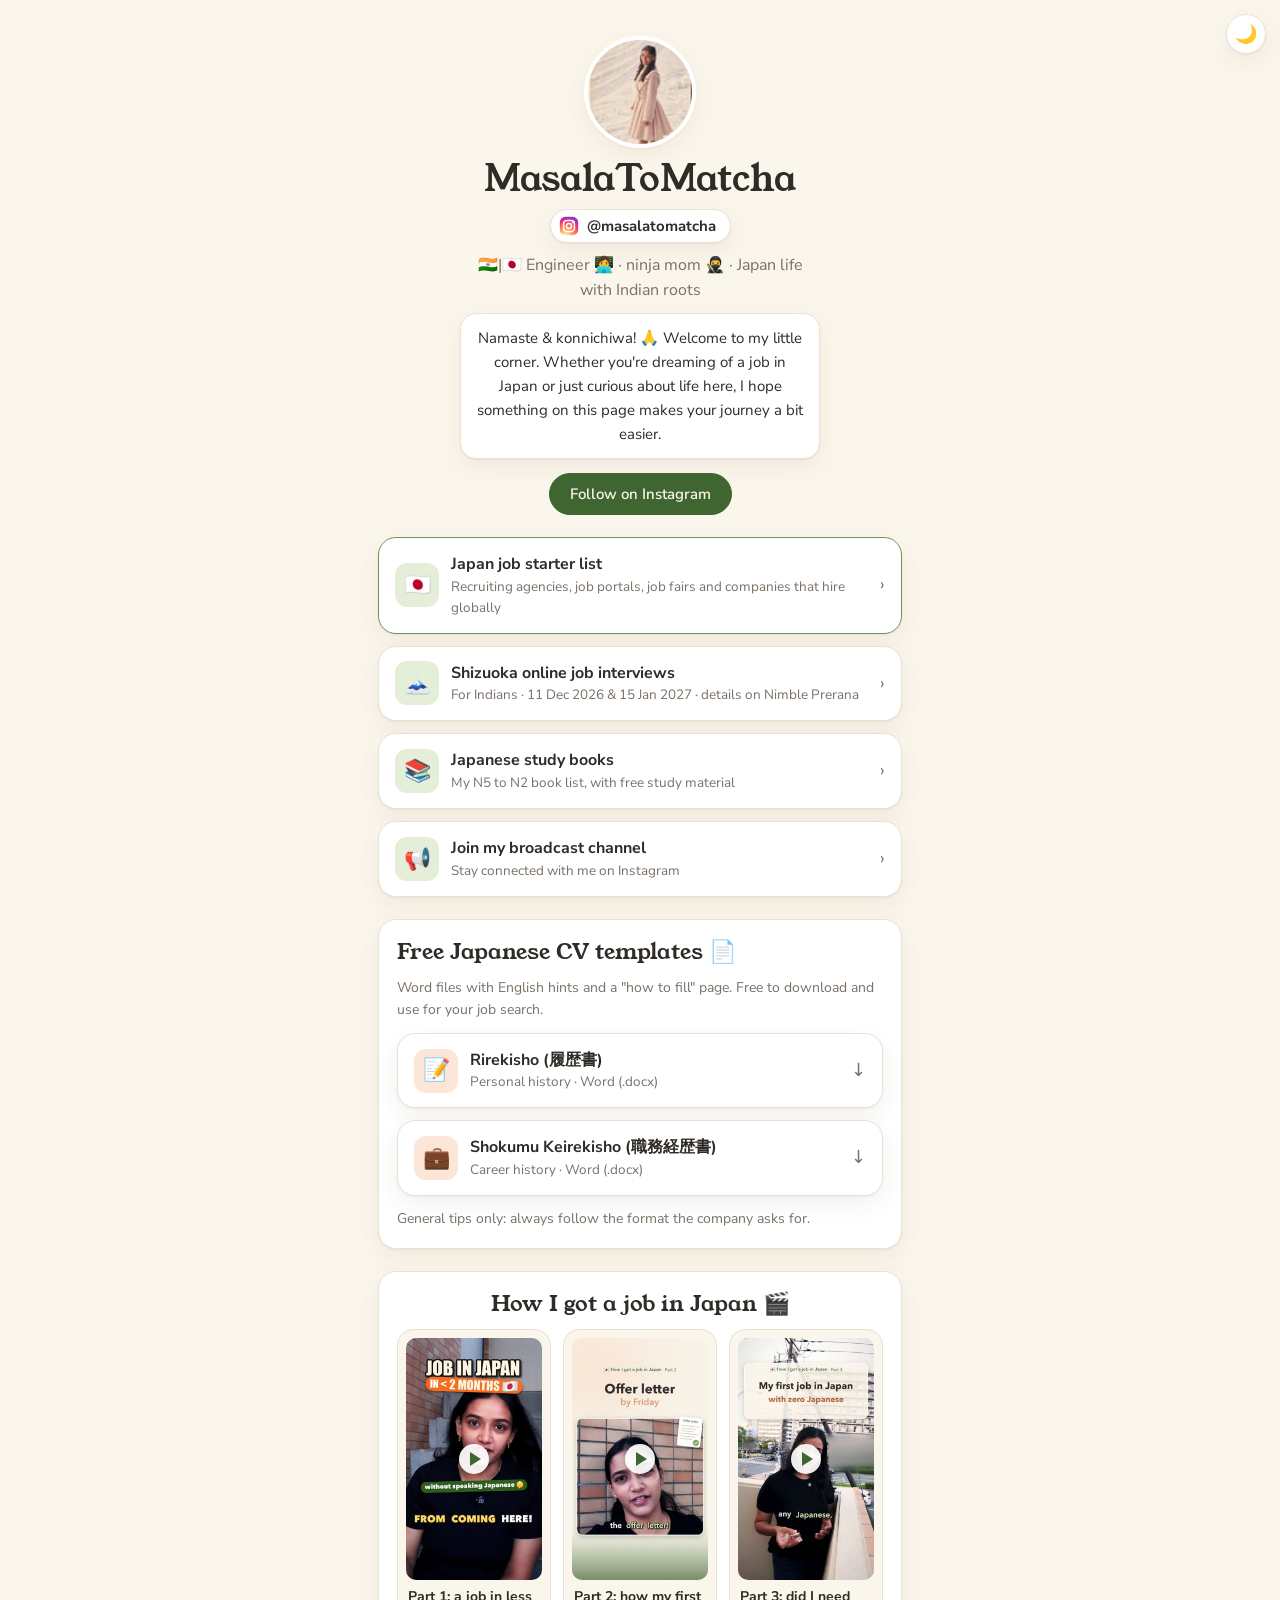
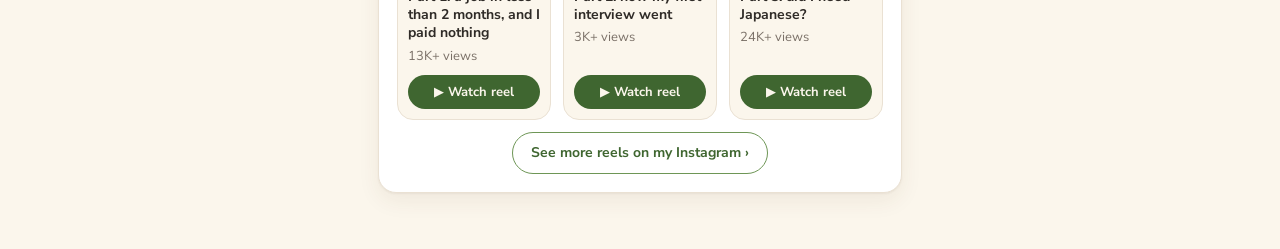
<file: index.html>
<!doctype html>
<html lang="en">
<head>
<meta charset="utf-8">
<meta name="viewport" content="width=device-width, initial-scale=1">
<title>MasalaToMatcha · Links</title>
<meta name="description" content="Indian engineer and ninja mom in Japan. Free Japanese CV templates, Japan job starter list, my broadcast channel and my reels.">
<meta property="og:title" content="MasalaToMatcha">
<meta property="og:description" content="Japan job starter list · broadcast channel · my reels">
<meta property="og:image" content="avatar.jpg">
<link rel="icon" href="avatar.jpg">
<link rel="preconnect" href="https://fonts.googleapis.com">
<link rel="preconnect" href="https://fonts.gstatic.com" crossorigin>
<link rel="stylesheet" href="https://fonts.googleapis.com/css2?family=Nunito+Sans:opsz,wght@6..12,400;6..12,600;6..12,700&family=Young+Serif&display=swap">
<script>try { if (localStorage.getItem("theme") === "dark") document.documentElement.dataset.theme = "dark"; } catch {}</script>
<link rel="stylesheet" href="style.css?v=6">
<script src="analytics.js?v=2" defer></script>
</head>
<body>
<main class="page">
  <header class="hero">
    <img class="avatar" src="avatar.jpg" alt="MasalaToMatcha" width="112" height="112">
    <h1>MasalaToMatcha</h1>
    <a class="handle" href="https://www.instagram.com/masalatomatcha/"><svg class="ig" viewBox="0 0 24 24" width="20" height="20" aria-hidden="true"><defs><radialGradient id="igg" cx="30%" cy="107%" r="150%"><stop offset="0" stop-color="#fdf497"/><stop offset=".05" stop-color="#fdf497"/><stop offset=".45" stop-color="#fd5949"/><stop offset=".6" stop-color="#d6249f"/><stop offset=".9" stop-color="#285AEB"/></radialGradient></defs><rect x="1" y="1" width="22" height="22" rx="6.5" fill="url(#igg)"/><rect x="5.5" y="5.5" width="13" height="13" rx="4" fill="none" stroke="#fff" stroke-width="1.8"/><circle cx="12" cy="12" r="3.1" fill="none" stroke="#fff" stroke-width="1.8"/><circle cx="16.1" cy="7.9" r="1" fill="#fff"/></svg><span>@masalatomatcha</span></a>
    <p class="tagline">🇮🇳|🇯🇵 Engineer 👩‍💻 · ninja mom 🥷 · Japan life with Indian roots</p>
    <p class="welcome">Namaste &amp; konnichiwa! 🙏 Welcome to my little corner. Whether you're dreaming of a job in
      Japan or just curious about life here, I hope something on this page makes your journey a bit easier.</p>
    <div class="actions">
      <a class="btn primary" href="https://www.instagram.com/masalatomatcha/">Follow on Instagram</a>
    </div>
  </header>

  <nav class="links" aria-label="Links">
    <a class="link feature" href="jobs.html">
      <span class="ico" aria-hidden="true">🇯🇵</span>
      <span><b>Japan job starter list</b><span>Recruiting agencies, job portals, job fairs and companies that hire globally</span></span>
      <span class="go" aria-hidden="true">›</span>
    </a>
    <a class="link" href="https://nimbleprerana.com/shizuoka-japan-online-job-interviews-indians-2026-2027/">
      <span class="ico" aria-hidden="true">🗻</span>
      <span><b>Shizuoka online job interviews</b><span>For Indians · 11 Dec 2026 &amp; 15 Jan 2027 · details on Nimble Prerana</span></span>
      <span class="go" aria-hidden="true">›</span>
    </a>
    <a class="link" href="studybooks.html">
      <span class="ico" aria-hidden="true">📚</span>
      <span><b>Japanese study books</b><span>My N5 to N2 book list, with free study material</span></span>
      <span class="go" aria-hidden="true">›</span>
    </a>
    <a class="link" id="channel-link" href="https://www.instagram.com/channel/Rrvq-1swxfAt-TYS/">
      <span class="ico" aria-hidden="true">📢</span>
      <span><b>Join my broadcast channel</b><span>Stay connected with me on Instagram</span></span>
      <span class="go" aria-hidden="true">›</span>
    </a>
  </nav>

  <section class="card" aria-labelledby="cv-title">
    <h2 id="cv-title">Free Japanese CV templates 📄</h2>
    <p class="muted small">Word files with English hints and a "how to fill" page. Free to download and use for your job search.</p>
    <div class="links">
      <a class="link peach" href="templates/Rirekisho-template-masalatomatcha.docx" download="Rirekisho_履歴書_template_masalatomatcha.docx">
        <span class="ico" aria-hidden="true">📝</span>
        <span><b>Rirekisho (履歴書)</b><span>Personal history · Word (.docx)</span></span>
        <span class="go" aria-hidden="true">↓</span>
      </a>
      <a class="link peach" href="templates/Shokumu-Keirekisho-template-masalatomatcha.docx" download="Shokumu-Keirekisho_職務経歴書_template_masalatomatcha.docx">
        <span class="ico" aria-hidden="true">💼</span>
        <span><b>Shokumu Keirekisho (職務経歴書)</b><span>Career history · Word (.docx)</span></span>
        <span class="go" aria-hidden="true">↓</span>
      </a>
    </div>
    <p class="muted small">General tips only: always follow the format the company asks for.</p>
  </section>

  <section class="card series" aria-labelledby="series-title">
    <h2 id="series-title">How I got a job in Japan 🎬</h2>
    <div class="reels poster">
      <a class="reel" href="https://www.instagram.com/reel/DeWdQTxzWyj/">
        <span class="thumb"><img src="reels/DeWdQTxzWyj.jpg" alt="" loading="lazy" width="72" height="128"><span class="play"></span></span>
        <span class="meta"><b>Part 1: a job in less than 2 months, and I paid nothing</b><span class="views">13K+ views</span><span class="watch">▶ Watch reel</span></span>
      </a>
      <a class="reel" href="https://www.instagram.com/reel/DeY-a5KzJt8/">
        <span class="thumb"><img src="reels/DeY-a5KzJt8.jpg" alt="" loading="lazy" width="72" height="128"><span class="play"></span></span>
        <span class="meta"><b>Part 2: how my first interview went</b><span class="views">3K+ views</span><span class="watch">▶ Watch reel</span></span>
      </a>
      <a class="reel" href="https://www.instagram.com/reel/DeblXfXzBxU/">
        <span class="thumb"><img src="reels/DeblXfXzBxU.jpg" alt="" loading="lazy" width="72" height="128"><span class="play"></span></span>
        <span class="meta"><b>Part 3: did I need Japanese?</b><span class="views">24K+ views</span><span class="watch">▶ Watch reel</span></span>
      </a>
    </div>
    <a class="more-reels" href="https://www.instagram.com/masalatomatcha/reels/">See more reels on my Instagram ›</a>
  </section>

</main>
<button class="theme" type="button" id="theme" aria-label="Switch to dark mode">🌙</button>
<script>
  // Light by default; the button switches to dark and back, remembered on this device.
  const themeBtn = document.getElementById("theme");
  const showTheme = () => { const dark = document.documentElement.dataset.theme === "dark";
    themeBtn.textContent = dark ? "☀️" : "🌙"; themeBtn.setAttribute("aria-label", dark ? "Switch to light mode" : "Switch to dark mode"); };
  themeBtn.addEventListener("click", () => {
    const dark = document.documentElement.dataset.theme !== "dark";
    if (dark) document.documentElement.dataset.theme = "dark"; else delete document.documentElement.dataset.theme;
    try { localStorage.setItem("theme", dark ? "dark" : "light"); } catch {}
    showTheme();
  });
  showTheme();
</script>
</body>
</html>
</file>
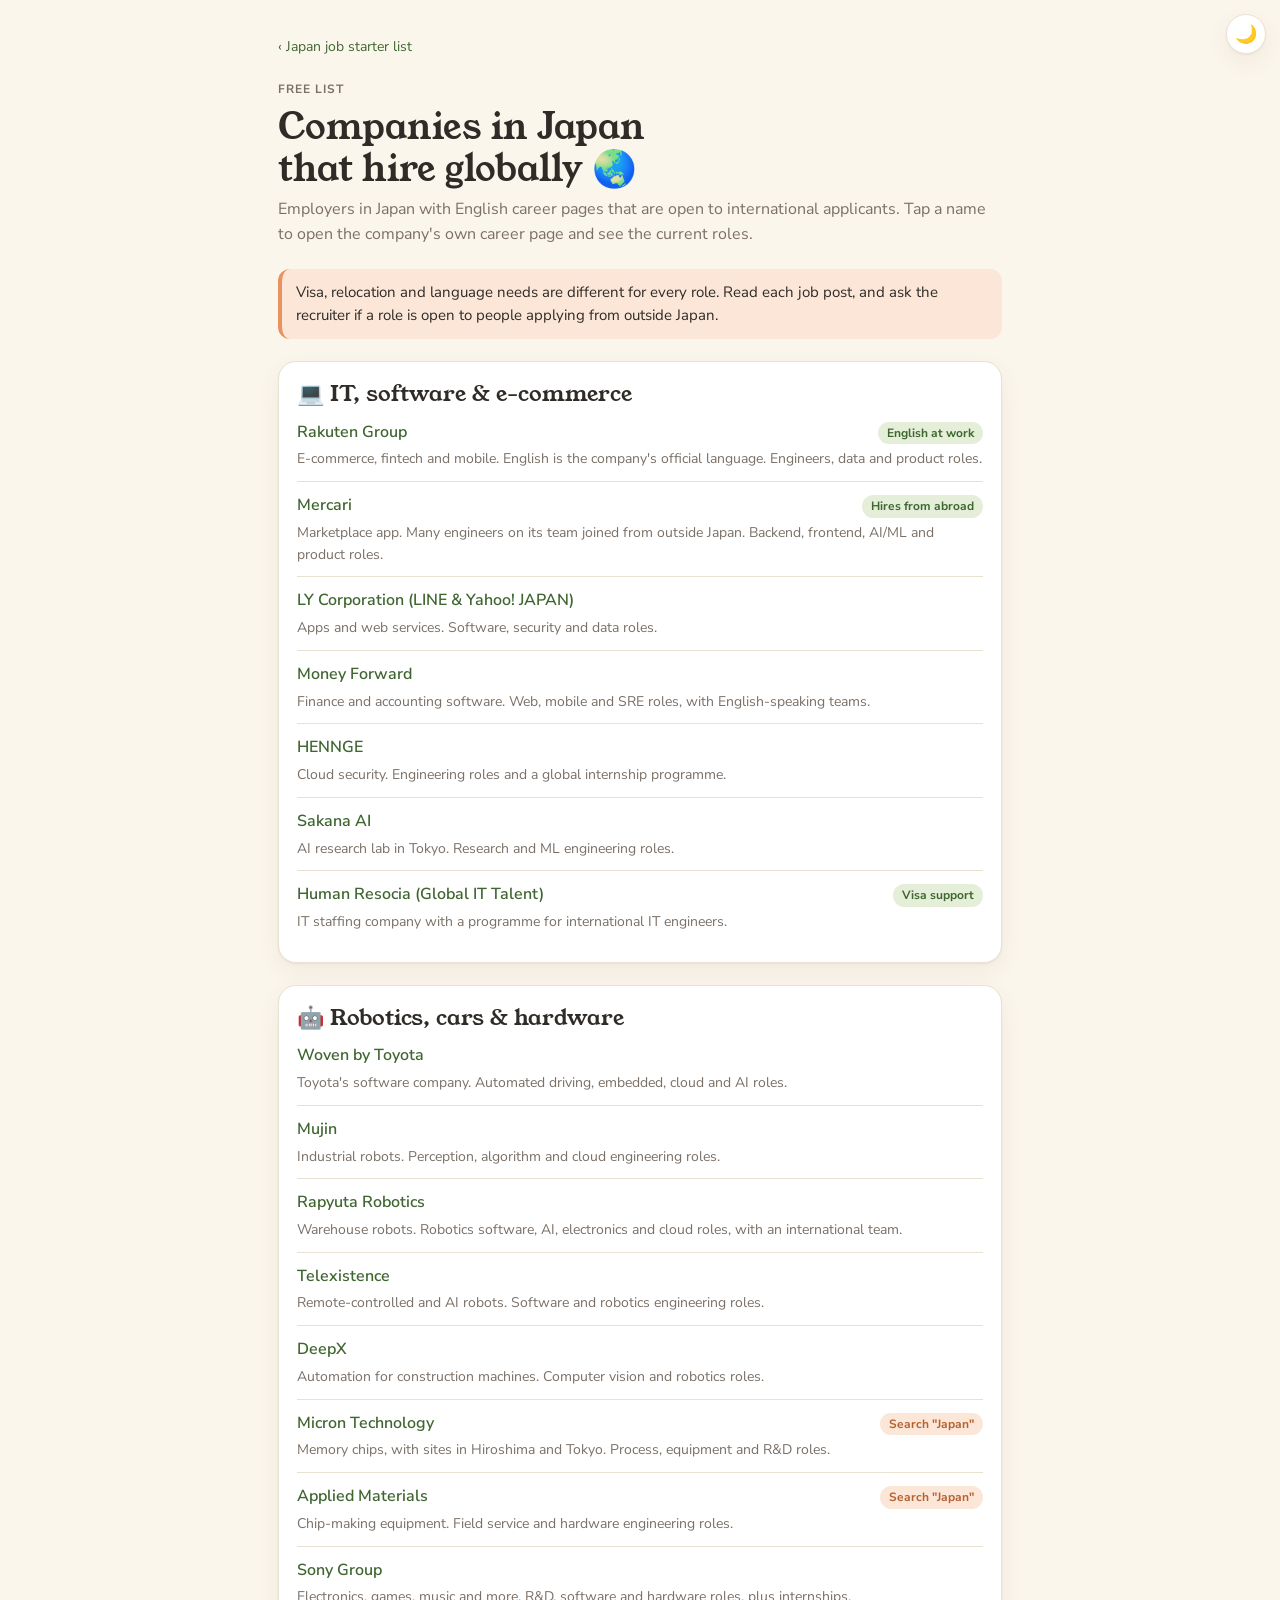
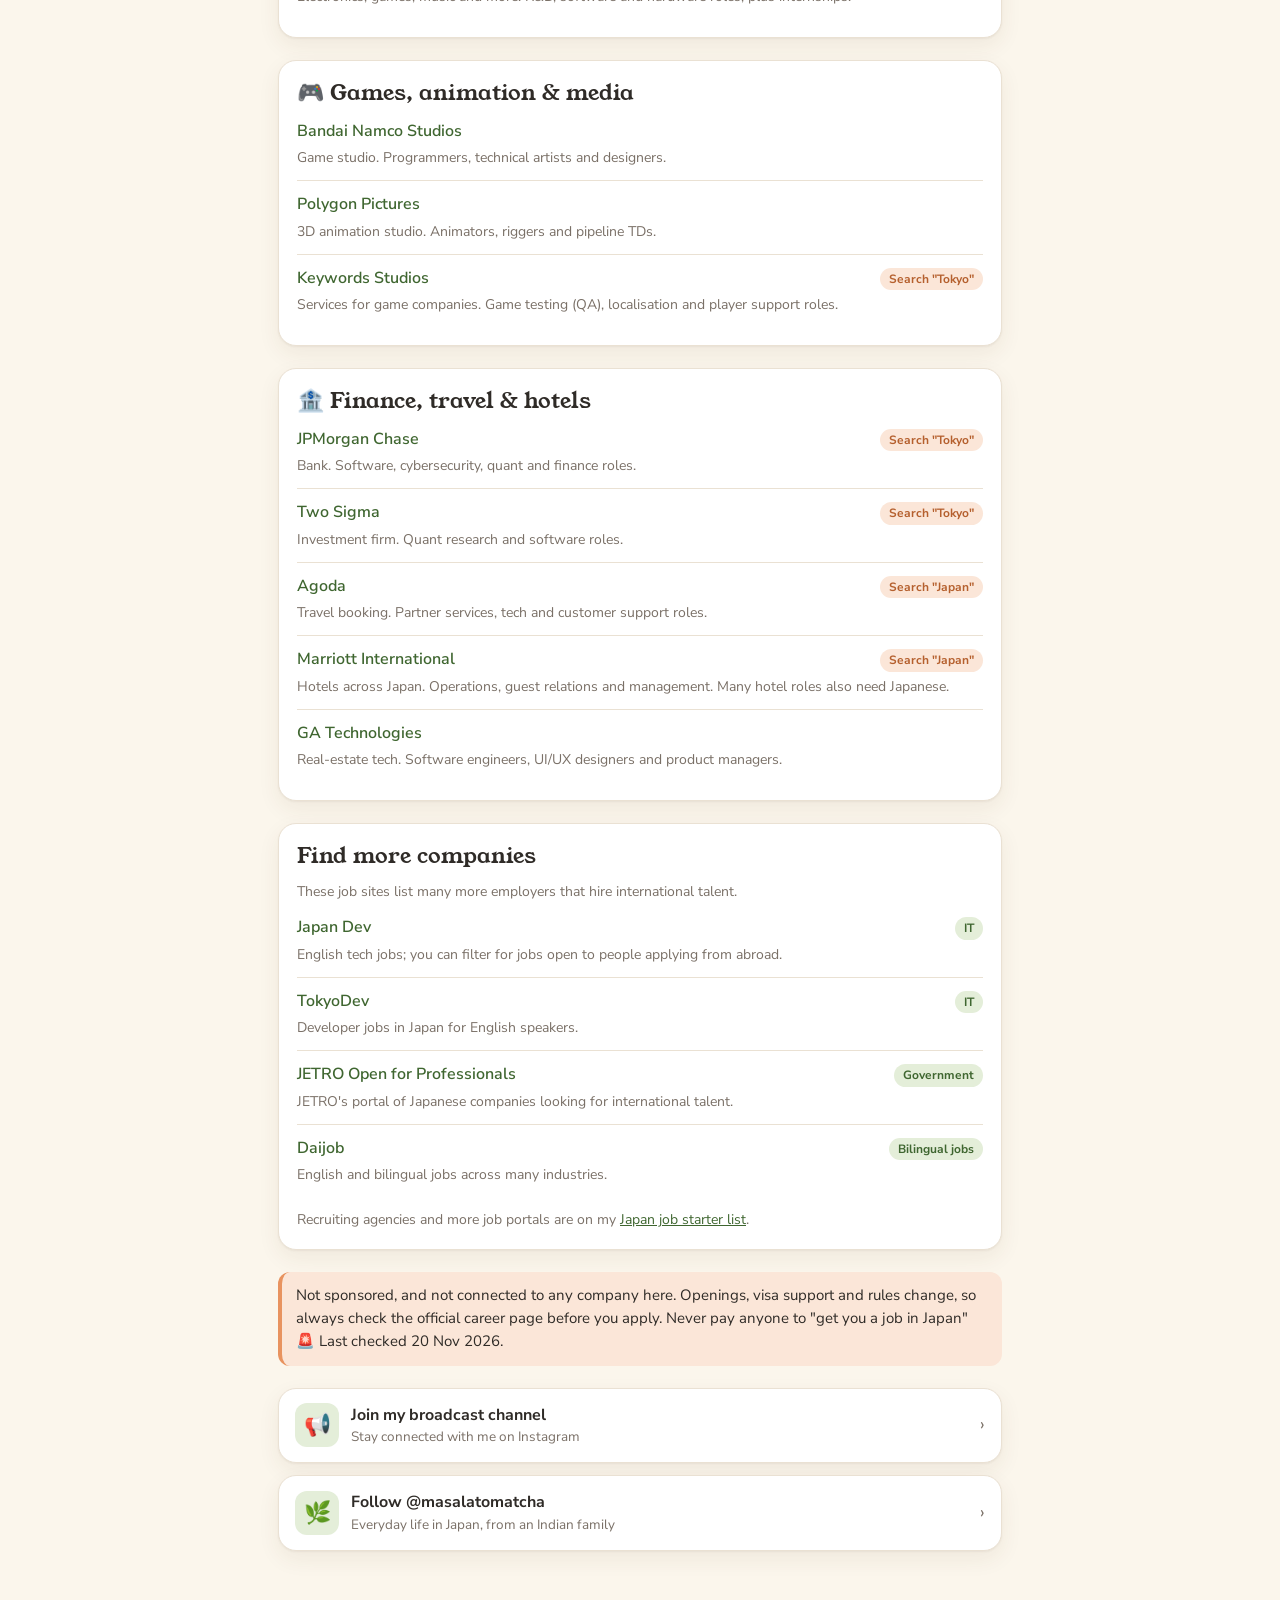
<file: companies.html>
<!doctype html>
<html lang="en">
<head>
<meta charset="utf-8">
<meta name="viewport" content="width=device-width, initial-scale=1">
<title>Companies in Japan That Hire Globally · MasalaToMatcha</title>
<meta name="description" content="23 companies in Japan with English career pages that hire international talent: IT, robotics, gaming, finance and hospitality. A free list from @masalatomatcha.">
<meta property="og:title" content="Companies in Japan that hire globally">
<meta property="og:description" content="23 English-friendly employers in Japan, with links to their official career pages.">
<meta property="og:image" content="avatar.jpg">
<link rel="icon" href="avatar.jpg">
<link rel="preconnect" href="https://fonts.googleapis.com">
<link rel="preconnect" href="https://fonts.gstatic.com" crossorigin>
<link rel="stylesheet" href="https://fonts.googleapis.com/css2?family=Nunito+Sans:opsz,wght@6..12,400;6..12,600;6..12,700&family=Young+Serif&display=swap">
<script>try { if (localStorage.getItem("theme") === "dark") document.documentElement.dataset.theme = "dark"; } catch {}</script>
<link rel="stylesheet" href="style.css?v=6">
<script src="analytics.js?v=2" defer></script>
</head>
<body>
<main class="page wide">
  <a class="back" href="jobs.html">‹ Japan job starter list</a>

  <header style="display:grid; gap:8px">
    <span class="eyebrow">Free list</span>
    <h1>Companies in Japan that hire globally 🌏</h1>
    <p class="muted">Employers in Japan with English career pages that are open to international applicants. Tap a name
      to open the company's own career page and see the current roles.</p>
  </header>

  <div class="callout">Visa, relocation and language needs are different for every role. Read each job post, and
    ask the recruiter if a role is open to people applying from outside Japan.</div>

  <section class="card" id="it">
    <h2>💻 IT, software &amp; e-commerce</h2>
    <ul class="list">
      <li><a href="https://global.rakuten.com/corp/careers/">Rakuten Group</a><span class="tag">English at work</span>
        <span class="note">E-commerce, fintech and mobile. English is the company's official language. Engineers, data and product roles.</span></li>
      <li><a href="https://careers.mercari.com/">Mercari</a><span class="tag">Hires from abroad</span>
        <span class="note">Marketplace app. Many engineers on its team joined from outside Japan. Backend, frontend, AI/ML and product roles.</span></li>
      <li><a href="https://www.lycorp.co.jp/en/recruit/">LY Corporation (LINE &amp; Yahoo! JAPAN)</a>
        <span class="note">Apps and web services. Software, security and data roles.</span></li>
      <li><a href="https://recruit.moneyforward.com/en">Money Forward</a>
        <span class="note">Finance and accounting software. Web, mobile and SRE roles, with English-speaking teams.</span></li>
      <li><a href="https://recruit.hennge.com/en/">HENNGE</a>
        <span class="note">Cloud security. Engineering roles and a global internship programme.</span></li>
      <li><a href="https://sakana.ai/careers/">Sakana AI</a>
        <span class="note">AI research lab in Tokyo. Research and ML engineering roles.</span></li>
      <li><a href="https://gitcareer.resocia.jp/">Human Resocia (Global IT Talent)</a><span class="tag">Visa support</span>
        <span class="note">IT staffing company with a programme for international IT engineers.</span></li>
    </ul>
  </section>

  <section class="card" id="hardware">
    <h2>🤖 Robotics, cars &amp; hardware</h2>
    <ul class="list">
      <li><a href="https://woven.toyota/en/careers">Woven by Toyota</a>
        <span class="note">Toyota's software company. Automated driving, embedded, cloud and AI roles.</span></li>
      <li><a href="https://mujin-corp.com/careers/">Mujin</a>
        <span class="note">Industrial robots. Perception, algorithm and cloud engineering roles.</span></li>
      <li><a href="https://www.rapyuta-robotics.com/careers/">Rapyuta Robotics</a>
        <span class="note">Warehouse robots. Robotics software, AI, electronics and cloud roles, with an international team.</span></li>
      <li><a href="https://tx-inc.com/en/career/">Telexistence</a>
        <span class="note">Remote-controlled and AI robots. Software and robotics engineering roles.</span></li>
      <li><a href="https://www.deepx.co.jp/en/joinus/">DeepX</a>
        <span class="note">Automation for construction machines. Computer vision and robotics roles.</span></li>
      <li><a href="https://careers.micron.com/">Micron Technology</a><span class="tag peach">Search "Japan"</span>
        <span class="note">Memory chips, with sites in Hiroshima and Tokyo. Process, equipment and R&amp;D roles.</span></li>
      <li><a href="https://careers.appliedmaterials.com/">Applied Materials</a><span class="tag peach">Search "Japan"</span>
        <span class="note">Chip-making equipment. Field service and hardware engineering roles.</span></li>
      <li><a href="https://www.sony.com/en/SonyInfo/Careers/">Sony Group</a>
        <span class="note">Electronics, games, music and more. R&amp;D, software and hardware roles, plus internships.</span></li>
    </ul>
  </section>

  <section class="card" id="gaming">
    <h2>🎮 Games, animation &amp; media</h2>
    <ul class="list">
      <li><a href="https://www.bandainamcostudios.com/en/recruit">Bandai Namco Studios</a>
        <span class="note">Game studio. Programmers, technical artists and designers.</span></li>
      <li><a href="https://www.ppi.co.jp/careers/">Polygon Pictures</a>
        <span class="note">3D animation studio. Animators, riggers and pipeline TDs.</span></li>
      <li><a href="https://www.keywordsstudios.com/en/careers/">Keywords Studios</a><span class="tag peach">Search "Tokyo"</span>
        <span class="note">Services for game companies. Game testing (QA), localisation and player support roles.</span></li>
    </ul>
  </section>

  <section class="card" id="business">
    <h2>🏦 Finance, travel &amp; hotels</h2>
    <ul class="list">
      <li><a href="https://careers.jpmorgan.com/">JPMorgan Chase</a><span class="tag peach">Search "Tokyo"</span>
        <span class="note">Bank. Software, cybersecurity, quant and finance roles.</span></li>
      <li><a href="https://www.twosigma.com/careers/">Two Sigma</a><span class="tag peach">Search "Tokyo"</span>
        <span class="note">Investment firm. Quant research and software roles.</span></li>
      <li><a href="https://careersatagoda.com/">Agoda</a><span class="tag peach">Search "Japan"</span>
        <span class="note">Travel booking. Partner services, tech and customer support roles.</span></li>
      <li><a href="https://careers.marriott.com/">Marriott International</a><span class="tag peach">Search "Japan"</span>
        <span class="note">Hotels across Japan. Operations, guest relations and management. Many hotel roles also need Japanese.</span></li>
      <li><a href="https://www.ga-tech.co.jp/en/careers/">GA Technologies</a>
        <span class="note">Real-estate tech. Software engineers, UI/UX designers and product managers.</span></li>
    </ul>
  </section>

  <section class="card" id="boards">
    <h2>Find more companies</h2>
    <p class="muted small">These job sites list many more employers that hire international talent.</p>
    <ul class="list">
      <li><a href="https://japan-dev.com/">Japan Dev</a><span class="tag">IT</span>
        <span class="note">English tech jobs; you can filter for jobs open to people applying from abroad.</span></li>
      <li><a href="https://www.tokyodev.com/jobs">TokyoDev</a><span class="tag">IT</span>
        <span class="note">Developer jobs in Japan for English speakers.</span></li>
      <li><a href="https://www.jetro.go.jp/en/hrportal/">JETRO Open for Professionals</a><span class="tag">Government</span>
        <span class="note">JETRO's portal of Japanese companies looking for international talent.</span></li>
      <li><a href="https://www.daijob.com/en/">Daijob</a><span class="tag">Bilingual jobs</span>
        <span class="note">English and bilingual jobs across many industries.</span></li>
    </ul>
    <p class="muted small">Recruiting agencies and more job portals are on my <a href="jobs.html">Japan job starter list</a>.</p>
  </section>

  <div class="callout">Not sponsored, and not connected to any company here. Openings, visa support and rules change,
    so always check the official career page before you apply. Never pay anyone to "get you a job in Japan" 🚨
    Last checked 20 Nov 2026.</div>

  <section class="links" aria-label="More">
    <a class="link" id="channel-link" href="https://www.instagram.com/channel/Rrvq-1swxfAt-TYS/">
      <span class="ico" aria-hidden="true">📢</span>
      <span><b>Join my broadcast channel</b><span>Stay connected with me on Instagram</span></span>
      <span class="go" aria-hidden="true">›</span>
    </a>
    <a class="link" href="https://www.instagram.com/masalatomatcha/">
      <span class="ico" aria-hidden="true">🌿</span>
      <span><b>Follow @masalatomatcha</b><span>Everyday life in Japan, from an Indian family</span></span>
      <span class="go" aria-hidden="true">›</span>
    </a>
  </section>
</main>
<button class="theme" type="button" id="theme" aria-label="Switch to dark mode">🌙</button>
<script>
  // Light by default; the button switches to dark and back, remembered on this device.
  const themeBtn = document.getElementById("theme");
  const showTheme = () => { const dark = document.documentElement.dataset.theme === "dark";
    themeBtn.textContent = dark ? "☀️" : "🌙"; themeBtn.setAttribute("aria-label", dark ? "Switch to light mode" : "Switch to dark mode"); };
  themeBtn.addEventListener("click", () => {
    const dark = document.documentElement.dataset.theme !== "dark";
    if (dark) document.documentElement.dataset.theme = "dark"; else delete document.documentElement.dataset.theme;
    try { localStorage.setItem("theme", dark ? "dark" : "light"); } catch {}
    showTheme();
  });
  showTheme();
</script>
</body>
</html>
</file>
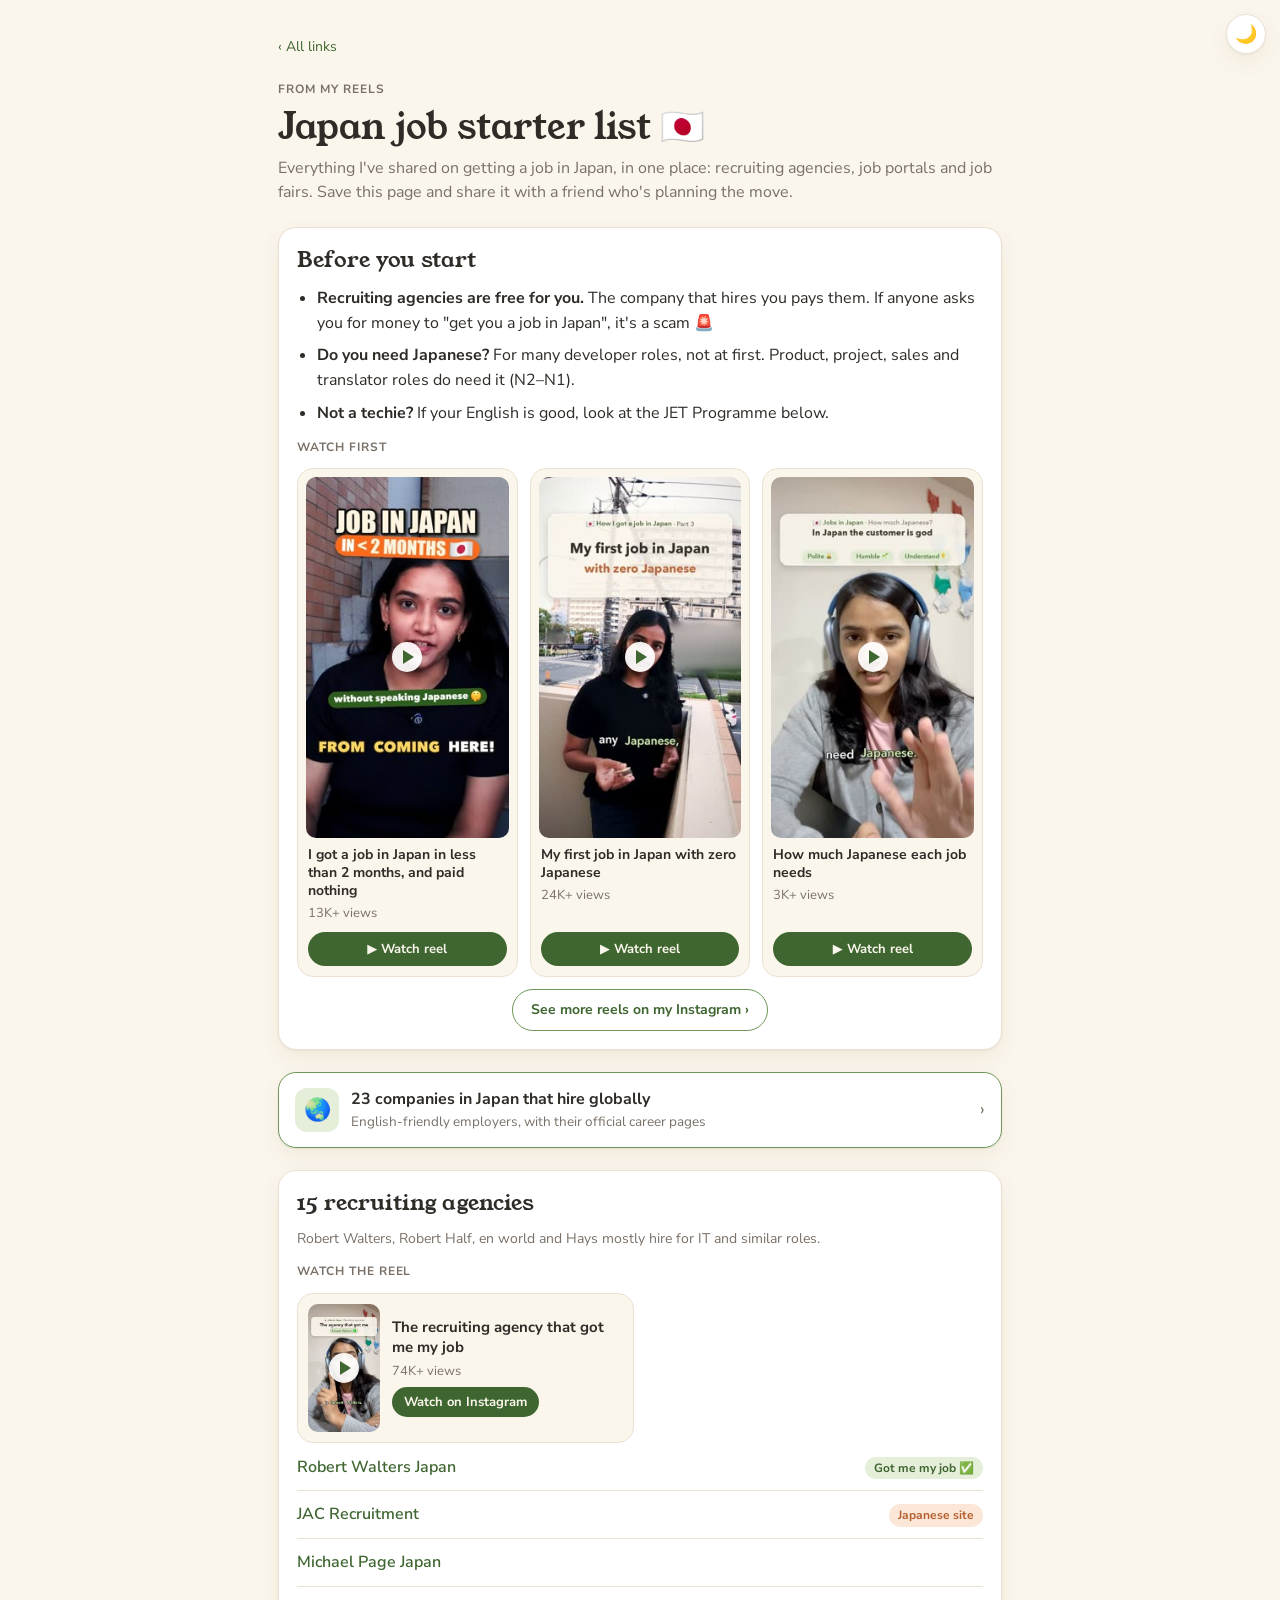
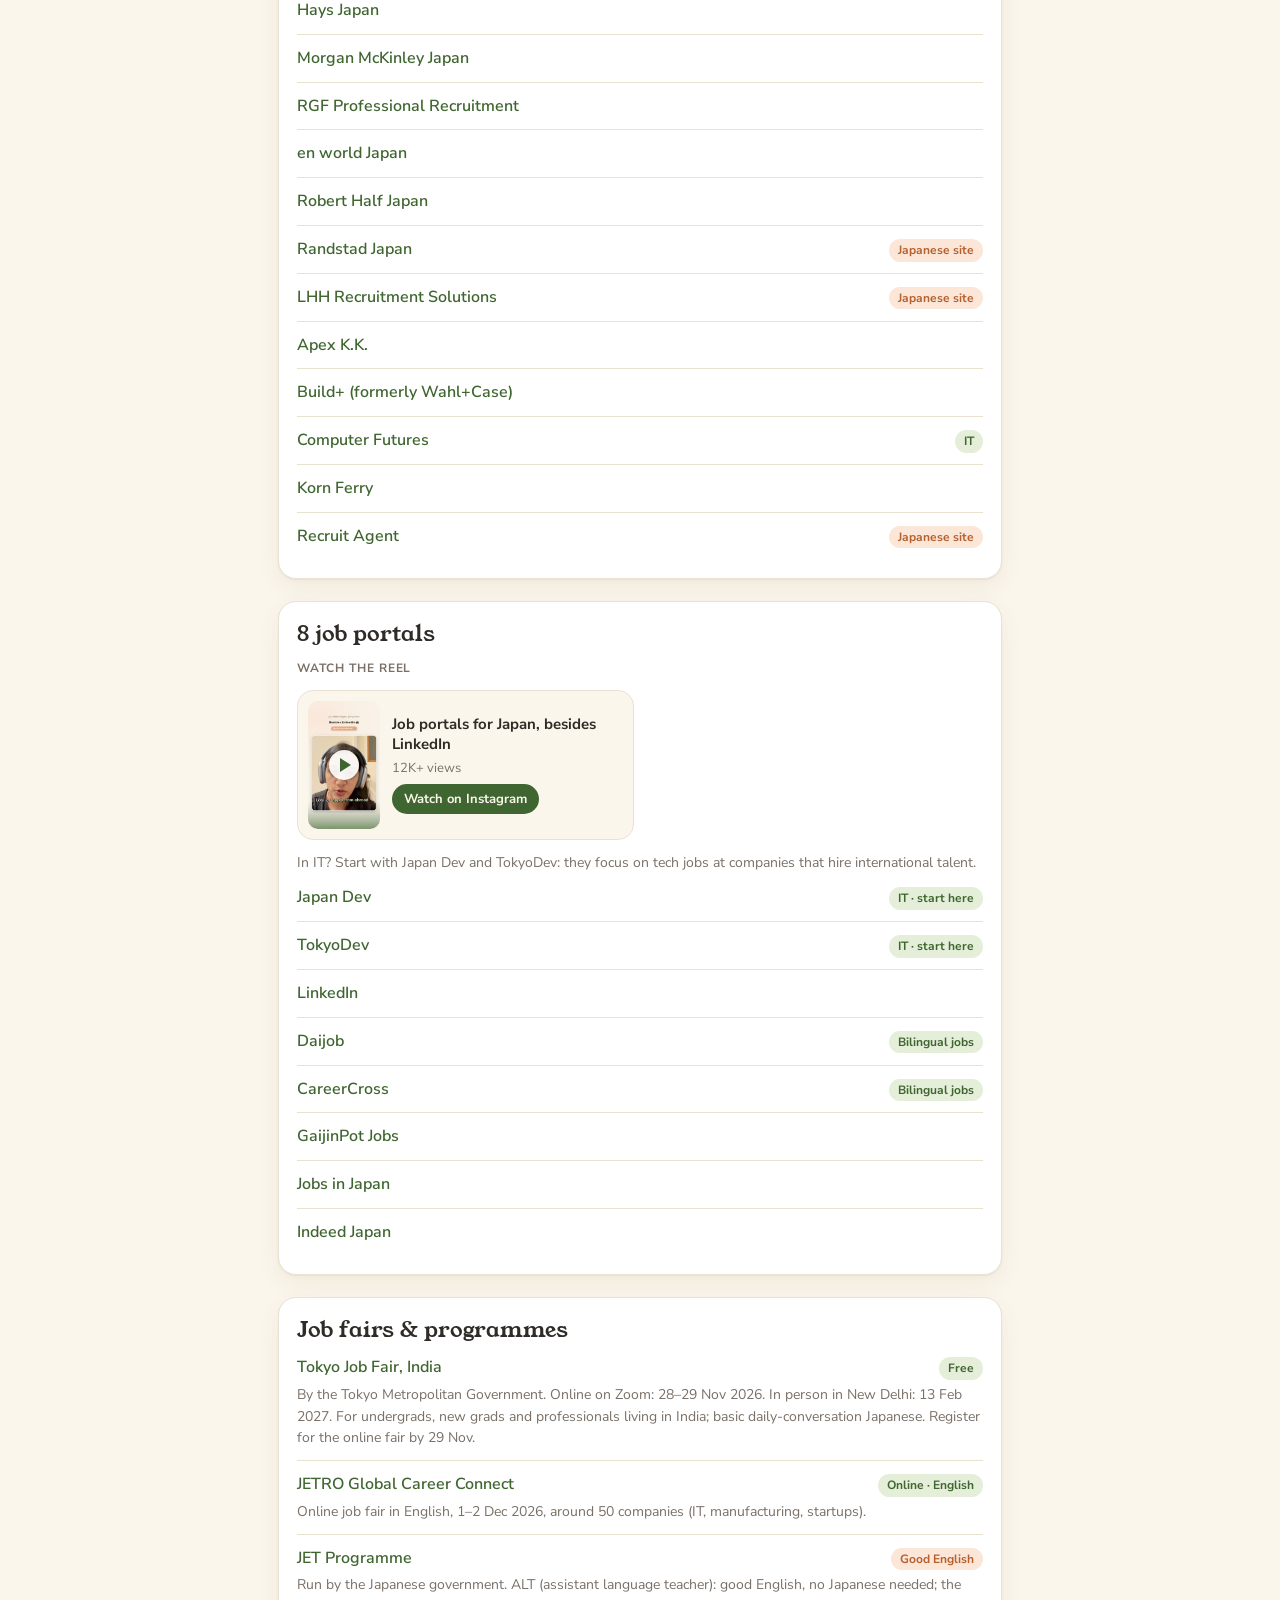
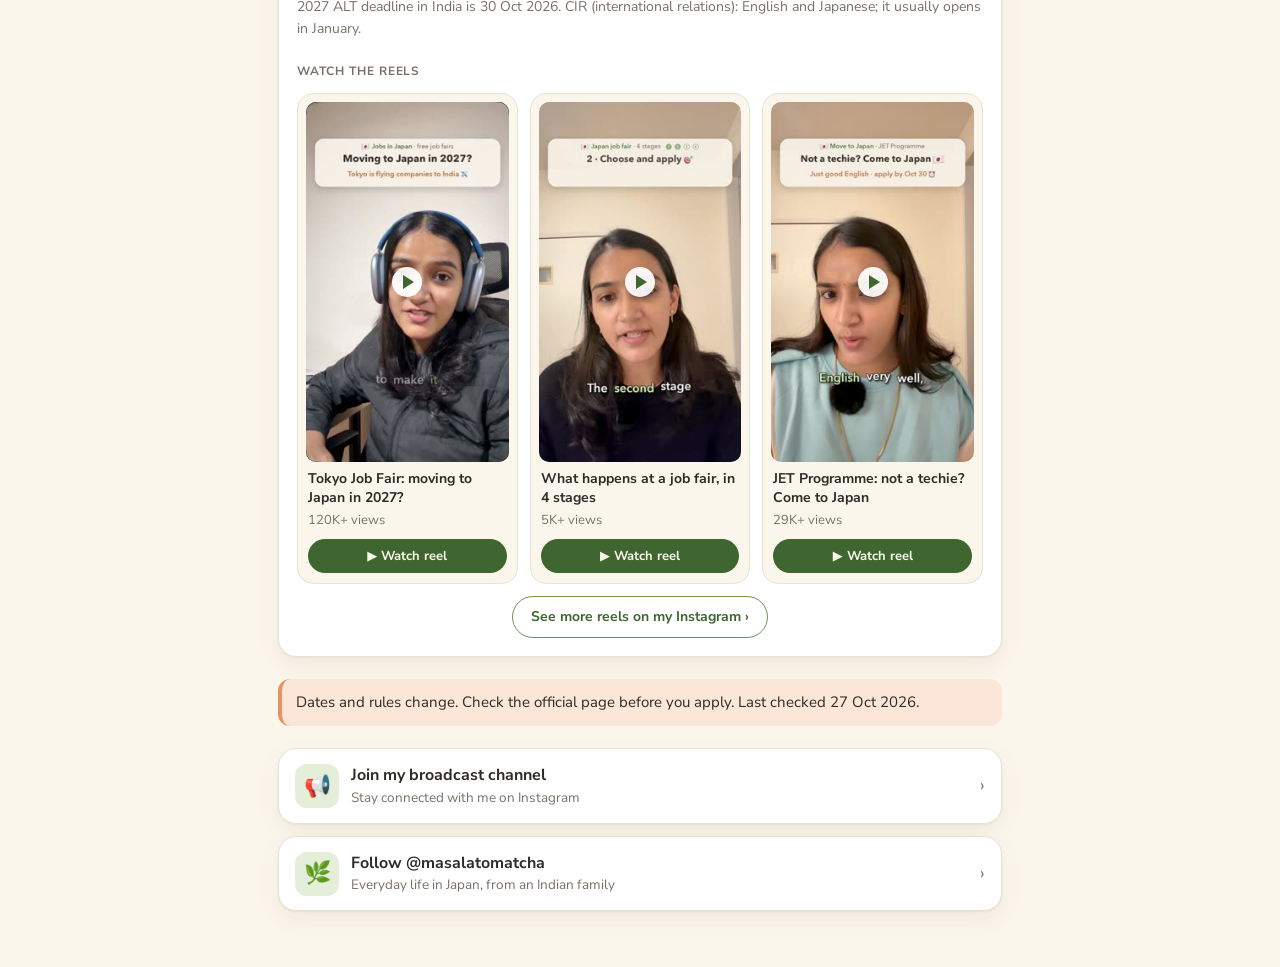
<file: jobs.html>
<!doctype html>
<html lang="en">
<head>
<meta charset="utf-8">
<meta name="viewport" content="width=device-width, initial-scale=1">
<title>Japan Job Starter List · MasalaToMatcha</title>
<meta name="description" content="A list for Indians looking for a job in Japan: 15 recruiting agencies, 8 job portals and upcoming job fairs, from @masalatomatcha's reels.">
<meta property="og:title" content="Japan Job Starter List">
<meta property="og:description" content="15 recruiting agencies, 8 job portals and upcoming job fairs.">
<meta property="og:image" content="avatar.jpg">
<link rel="icon" href="avatar.jpg">
<link rel="preconnect" href="https://fonts.googleapis.com">
<link rel="preconnect" href="https://fonts.gstatic.com" crossorigin>
<link rel="stylesheet" href="https://fonts.googleapis.com/css2?family=Nunito+Sans:opsz,wght@6..12,400;6..12,600;6..12,700&family=Young+Serif&display=swap">
<script>try { if (localStorage.getItem("theme") === "dark") document.documentElement.dataset.theme = "dark"; } catch {}</script>
<link rel="stylesheet" href="style.css?v=6">
<script src="analytics.js?v=2" defer></script>
</head>
<body>
<main class="page wide">
  <a class="back" href="index.html">‹ All links</a>

  <header style="display:grid; gap:8px">
    <span class="eyebrow">From my reels</span>
    <h1>Japan job starter list 🇯🇵</h1>
    <p class="muted">Everything I've shared on getting a job in Japan, in one place: recruiting agencies, job portals and
      job fairs. Save this page and share it with a friend who's planning the move.</p>
  </header>

  <section class="card">
    <h2>Before you start</h2>
    <ul class="rules">
      <li><b>Recruiting agencies are free for you.</b> The company that hires you pays them. If anyone asks you for money
        to "get you a job in Japan", it's a scam 🚨</li>
      <li><b>Do you need Japanese?</b> For many developer roles, not at first. Product, project, sales and translator
        roles do need it (N2–N1).</li>
      <li><b>Not a techie?</b> If your English is good, look at the JET Programme below.</li>
    </ul>
    <span class="watch-label">Watch first</span>
    <div class="reels poster">
      <a class="reel" href="https://www.instagram.com/reel/DeWdQTxzWyj/">
        <span class="thumb"><img src="reels/DeWdQTxzWyj.jpg" alt="" loading="lazy" width="72" height="128"><span class="play"></span></span>
        <span class="meta"><b>I got a job in Japan in less than 2 months, and paid nothing</b><span class="views">13K+ views</span><span class="watch">▶ Watch reel</span></span>
      </a>
      <a class="reel" href="https://www.instagram.com/reel/DeblXfXzBxU/">
        <span class="thumb"><img src="reels/DeblXfXzBxU.jpg" alt="" loading="lazy" width="72" height="128"><span class="play"></span></span>
        <span class="meta"><b>My first job in Japan with zero Japanese</b><span class="views">24K+ views</span><span class="watch">▶ Watch reel</span></span>
      </a>
      <a class="reel" href="https://www.instagram.com/reel/DemTF4gz4aX/">
        <span class="thumb"><img src="reels/DemTF4gz4aX.jpg" alt="" loading="lazy" width="72" height="128"><span class="play"></span></span>
        <span class="meta"><b>How much Japanese each job needs</b><span class="views">3K+ views</span><span class="watch">▶ Watch reel</span></span>
      </a>
    </div>
    <a class="more-reels" href="https://www.instagram.com/masalatomatcha/reels/">See more reels on my Instagram ›</a>
  </section>

  <nav class="links" aria-label="Company list">
    <a class="link feature" href="companies.html">
      <span class="ico" aria-hidden="true">🌏</span>
      <span><b>23 companies in Japan that hire globally</b><span>English-friendly employers, with their official career pages</span></span>
      <span class="go" aria-hidden="true">›</span>
    </a>
  </nav>

  <section class="card" id="agencies">
    <h2>15 recruiting agencies</h2>
    <p class="muted small">Robert Walters, Robert Half, en world and Hays mostly hire for IT and similar roles.</p>
    <span class="watch-label">Watch the reel</span>
    <div class="reels">
      <a class="reel" href="https://www.instagram.com/reel/DeeWlKeTxt0/">
        <span class="thumb"><img src="reels/DeeWlKeTxt0.jpg" alt="" loading="lazy" width="72" height="128"><span class="play"></span></span>
        <span class="meta"><b>The recruiting agency that got me my job</b><span class="views">74K+ views</span><span class="watch">Watch on Instagram</span></span>
      </a>
    </div>
    <ol class="list">
      <li><a href="https://www.robertwalters.co.jp/en/">Robert Walters Japan</a><span class="tag">Got me my job ✅</span></li>
      <li><a href="https://www.jac-recruitment.jp/">JAC Recruitment</a><span class="tag peach">Japanese site</span></li>
      <li><a href="https://www.michaelpage.co.jp/en">Michael Page Japan</a></li>
      <li><a href="https://www.hays.co.jp/en">Hays Japan</a></li>
      <li><a href="https://www.morganmckinley.com/jp">Morgan McKinley Japan</a></li>
      <li><a href="https://www.rgf-professional.jp/en/">RGF Professional Recruitment</a></li>
      <li><a href="https://www.enworld.com/">en world Japan</a></li>
      <li><a href="https://www.roberthalf.com/jp/en">Robert Half Japan</a></li>
      <li><a href="https://www.randstad.co.jp/">Randstad Japan</a><span class="tag peach">Japanese site</span></li>
      <li><a href="https://www.lhh.com/ja-jp">LHH Recruitment Solutions</a><span class="tag peach">Japanese site</span></li>
      <li><a href="https://www.apexkk.com/en/">Apex K.K.</a></li>
      <li><a href="https://buildplus.io/">Build+ (formerly Wahl+Case)</a></li>
      <li><a href="https://www.computerfutures.com/ja-jp">Computer Futures</a><span class="tag">IT</span></li>
      <li><a href="https://www.kornferry.com/">Korn Ferry</a></li>
      <li><a href="https://www.r-agent.com/">Recruit Agent</a><span class="tag peach">Japanese site</span></li>
    </ol>
  </section>

  <section class="card" id="portals">
    <h2>8 job portals</h2>
    <span class="watch-label">Watch the reel</span>
    <div class="reels">
      <a class="reel" href="https://www.instagram.com/reel/DeuCCbTTXy9/">
        <span class="thumb"><img src="reels/DeuCCbTTXy9.jpg" alt="" loading="lazy" width="72" height="128"><span class="play"></span></span>
        <span class="meta"><b>Job portals for Japan, besides LinkedIn</b><span class="views">12K+ views</span><span class="watch">Watch on Instagram</span></span>
      </a>
    </div>
    <p class="muted small">In IT? Start with Japan Dev and TokyoDev: they focus on tech jobs at companies that hire international talent.</p>
    <ul class="list">
      <li><a href="https://japan-dev.com/">Japan Dev</a><span class="tag">IT · start here</span></li>
      <li><a href="https://www.tokyodev.com/">TokyoDev</a><span class="tag">IT · start here</span></li>
      <li><a href="https://www.linkedin.com/jobs/">LinkedIn</a></li>
      <li><a href="https://www.daijob.com/en/">Daijob</a><span class="tag">Bilingual jobs</span></li>
      <li><a href="https://www.careercross.com/en">CareerCross</a><span class="tag">Bilingual jobs</span></li>
      <li><a href="https://jobs.gaijinpot.com/">GaijinPot Jobs</a></li>
      <li><a href="https://jobsinjapan.com/">Jobs in Japan</a></li>
      <li><a href="https://jp.indeed.com/">Indeed Japan</a></li>
    </ul>
  </section>

  <section class="card" id="fairs">
    <h2>Job fairs &amp; programmes</h2>
    <ul class="list">
      <li><a href="https://tcg.metro.tokyo.lg.jp/person-indi">Tokyo Job Fair, India</a><span class="tag">Free</span>
        <span class="note">By the Tokyo Metropolitan Government. Online on Zoom: 28–29 Nov 2026. In person in New Delhi:
          13 Feb 2027. For undergrads, new grads and professionals living in India; basic daily-conversation Japanese.
          Register for the online fair by 29 Nov.</span></li>
      <li><a href="https://www.jetro.go.jp/en/events/">JETRO Global Career Connect</a><span class="tag">Online · English</span>
        <span class="note">Online job fair in English, 1–2 Dec 2026, around 50 companies (IT, manufacturing, startups).</span></li>
      <li><a href="https://www.in.emb-japan.go.jp/Jet-Programme">JET Programme</a><span class="tag peach">Good English</span>
        <span class="note">Run by the Japanese government. ALT (assistant language teacher): good English, no Japanese
          needed; the 2027 ALT deadline in India is 30 Oct 2026. CIR (international relations): English and Japanese;
          it usually opens in January.</span></li>
    </ul>
    <span class="watch-label">Watch the reels</span>
    <div class="reels poster">
      <a class="reel" href="https://www.instagram.com/reel/De1mpiJTy8b/">
        <span class="thumb"><img src="reels/De1mpiJTy8b.jpg" alt="" loading="lazy" width="72" height="128"><span class="play"></span></span>
        <span class="meta"><b>Tokyo Job Fair: moving to Japan in 2027?</b><span class="views">120K+ views</span><span class="watch">▶ Watch reel</span></span>
      </a>
      <a class="reel" href="https://www.instagram.com/reel/De9SPQ_Sz_m/">
        <span class="thumb"><img src="reels/De9SPQ_Sz_m.jpg" alt="" loading="lazy" width="72" height="128"><span class="play"></span></span>
        <span class="meta"><b>What happens at a job fair, in 4 stages</b><span class="views">5K+ views</span><span class="watch">▶ Watch reel</span></span>
      </a>
      <a class="reel" href="https://www.instagram.com/reel/De6i4z8TVKn/">
        <span class="thumb"><img src="reels/De6i4z8TVKn.jpg" alt="" loading="lazy" width="72" height="128"><span class="play"></span></span>
        <span class="meta"><b>JET Programme: not a techie? Come to Japan</b><span class="views">29K+ views</span><span class="watch">▶ Watch reel</span></span>
      </a>
    </div>
    <a class="more-reels" href="https://www.instagram.com/masalatomatcha/reels/">See more reels on my Instagram ›</a>
  </section>

  <div class="callout">Dates and rules change. Check the official page before you apply. Last checked 27 Oct 2026.</div>

  <section class="links" aria-label="More">
    <a class="link" id="channel-link" href="https://www.instagram.com/channel/Rrvq-1swxfAt-TYS/">
      <span class="ico" aria-hidden="true">📢</span>
      <span><b>Join my broadcast channel</b><span>Stay connected with me on Instagram</span></span>
      <span class="go" aria-hidden="true">›</span>
    </a>
    <a class="link" href="https://www.instagram.com/masalatomatcha/">
      <span class="ico" aria-hidden="true">🌿</span>
      <span><b>Follow @masalatomatcha</b><span>Everyday life in Japan, from an Indian family</span></span>
      <span class="go" aria-hidden="true">›</span>
    </a>
  </section>
</main>
<button class="theme" type="button" id="theme" aria-label="Switch to dark mode">🌙</button>
<script>
  // Light by default; the button switches to dark and back, remembered on this device.
  const themeBtn = document.getElementById("theme");
  const showTheme = () => { const dark = document.documentElement.dataset.theme === "dark";
    themeBtn.textContent = dark ? "☀️" : "🌙"; themeBtn.setAttribute("aria-label", dark ? "Switch to light mode" : "Switch to dark mode"); };
  themeBtn.addEventListener("click", () => {
    const dark = document.documentElement.dataset.theme !== "dark";
    if (dark) document.documentElement.dataset.theme = "dark"; else delete document.documentElement.dataset.theme;
    try { localStorage.setItem("theme", dark ? "dark" : "light"); } catch {}
    showTheme();
  });
  showTheme();
</script>
</body>
</html>
</file>
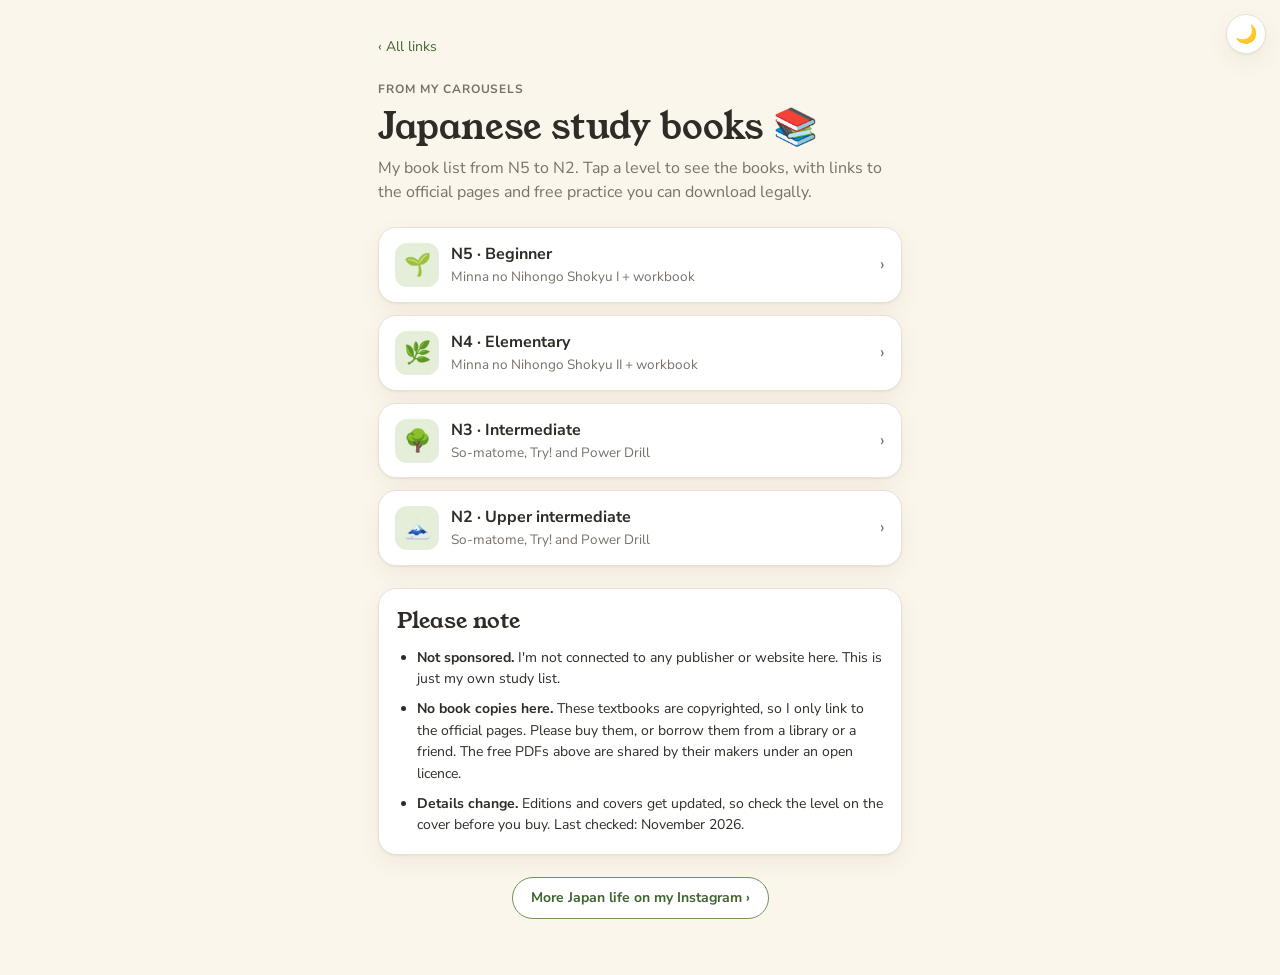
<file: studybooks.html>
<!doctype html>
<html lang="en">
<head>
<meta charset="utf-8">
<meta name="viewport" content="width=device-width, initial-scale=1">
<title>Japanese Study Books · MasalaToMatcha</title>
<meta name="description" content="The Japanese books on @masalatomatcha's study list, N5 to N2, with official publisher links and free study material.">
<meta property="og:title" content="Japanese study books, N5 to N2">
<meta property="og:description" content="My book list by JLPT level, official links and free study material.">
<meta property="og:image" content="avatar.jpg">
<link rel="icon" href="avatar.jpg">
<link rel="preconnect" href="https://fonts.googleapis.com">
<link rel="preconnect" href="https://fonts.gstatic.com" crossorigin>
<link rel="stylesheet" href="https://fonts.googleapis.com/css2?family=Nunito+Sans:opsz,wght@6..12,400;6..12,600;6..12,700&family=Young+Serif&display=swap">
<script>try { if (localStorage.getItem("theme") === "dark") document.documentElement.dataset.theme = "dark"; } catch {}</script>
<link rel="stylesheet" href="style.css?v=6">
<script src="analytics.js?v=2" defer></script>
</head>
<body>
<main class="page">
  <a class="back" href="index.html">‹ All links</a>

  <header style="display:grid; gap:8px">
    <span class="eyebrow">From my carousels</span>
    <h1>Japanese study books 📚</h1>
    <p class="muted">My book list from N5 to N2. Tap a level to see the books, with links to the official pages and
      free practice you can download legally.</p>
  </header>

  <div class="levels">
    <details class="level">
      <summary>
        <span class="ico" aria-hidden="true">🌱</span>
        <span><b>N5 · Beginner</b><span>Minna no Nihongo Shokyu I + workbook</span></span>
        <span class="go" aria-hidden="true">›</span>
      </summary>
      <ul class="list">
        <li><a href="https://www.3anet.co.jp/np/en/books/2300/">Minna no Nihongo Shokyu I (main textbook)</a><span class="tag">Vocabulary + grammar</span>
          <span class="note">25 lessons. Grammar explanations in English come in its separate Translation &amp; Grammar Notes book.</span></li>
        <li><a href="https://www.3anet.co.jp/np/en/books/2350/">Minna no Nihongo Shokyu I workbook (Hyojun Mondaishu)</a><span class="tag peach">Practice</span></li>
        <li><a href="https://hanabira.org/japanese/grammar-downloads">N5 grammar PDF by Hanabira</a><span class="tag">Free download</span>
          <span class="note">Free under a Creative Commons licence, from hanabira.org.</span></li>
        <li><a href="https://www.jlpt.jp/e/samples/forlearners.html">Official JLPT sample questions</a><span class="tag">Free</span></li>
      </ul>
    </details>

    <details class="level">
      <summary>
        <span class="ico" aria-hidden="true">🌿</span>
        <span><b>N4 · Elementary</b><span>Minna no Nihongo Shokyu II + workbook</span></span>
        <span class="go" aria-hidden="true">›</span>
      </summary>
      <ul class="list">
        <li><a href="https://www.3anet.co.jp/np/en/books/2400/">Minna no Nihongo Shokyu II (main textbook)</a><span class="tag">Vocabulary + grammar</span>
          <span class="note">Lessons 26 to 50, picking up where book I ends.</span></li>
        <li><a href="https://www.3anet.co.jp/np/en/books/2450/">Minna no Nihongo Shokyu II workbook (Hyojun Mondaishu)</a><span class="tag peach">Practice</span></li>
        <li><a href="https://hanabira.org/japanese/grammar-downloads">N4 grammar PDF by Hanabira</a><span class="tag">Free download</span></li>
        <li><a href="https://www.jlpt.jp/e/samples/forlearners.html">Official JLPT sample questions</a><span class="tag">Free</span></li>
      </ul>
    </details>

    <details class="level">
      <summary>
        <span class="ico" aria-hidden="true">🌳</span>
        <span><b>N3 · Intermediate</b><span>So-matome, Try! and Power Drill</span></span>
        <span class="go" aria-hidden="true">›</span>
      </summary>
      <ul class="list">
        <li><a href="https://www.ask-books.com/">Nihongo So-matome N3 Vocabulary</a><span class="tag">Vocabulary</span></li>
        <li><a href="https://www.ask-books.com/">Try! N3 and Nihongo So-matome N3 Grammar</a><span class="tag">Grammar</span></li>
        <li><a href="https://www.ask-books.com/">Nihongo So-matome N3 Kanji</a><span class="tag">Kanji</span></li>
        <li><a href="https://www.ask-books.com/">Nihongo So-matome N3 Reading</a><span class="tag">Reading</span></li>
        <li><a href="https://www.ask-books.com/">Nihongo Power Drill N3</a><span class="tag peach">Practice</span></li>
        <li><a href="https://hanabira.org/japanese/grammar-downloads">N3 grammar PDF by Hanabira</a><span class="tag">Free download</span></li>
        <li><a href="https://www.jlpt.jp/e/samples/forlearners.html">Official JLPT sample questions</a><span class="tag">Free</span></li>
      </ul>
      <p class="muted small">So-matome, Try! and Power Drill are published by ASK. Search the book name on their site or in a bookshop.</p>
    </details>

    <details class="level">
      <summary>
        <span class="ico" aria-hidden="true">🗻</span>
        <span><b>N2 · Upper intermediate</b><span>So-matome, Try! and Power Drill</span></span>
        <span class="go" aria-hidden="true">›</span>
      </summary>
      <ul class="list">
        <li><a href="https://www.ask-books.com/">Nihongo So-matome N2 Vocabulary</a><span class="tag">Vocabulary</span></li>
        <li><a href="https://www.ask-books.com/">Try! N2 and Nihongo So-matome N2 Grammar</a><span class="tag">Grammar</span></li>
        <li><a href="https://www.ask-books.com/">Nihongo So-matome N2 Kanji</a><span class="tag">Kanji</span></li>
        <li><a href="https://www.ask-books.com/">Nihongo So-matome N2 Reading</a><span class="tag">Reading</span></li>
        <li><a href="https://www.ask-books.com/">Nihongo Power Drill N2</a><span class="tag peach">Practice</span></li>
        <li><a href="https://hanabira.org/japanese/grammar-downloads">Grammar PDFs by Hanabira</a><span class="tag">Free download</span></li>
        <li><a href="https://www.jlpt.jp/e/samples/forlearners.html">Official JLPT sample questions</a><span class="tag">Free</span></li>
      </ul>
      <p class="muted small">So-matome, Try! and Power Drill are published by ASK. Search the book name on their site or in a bookshop.</p>
    </details>
  </div>

  <section class="card">
    <h2>Please note</h2>
    <ul class="rules small">
      <li><b>Not sponsored.</b> I'm not connected to any publisher or website here. This is just my own study list.</li>
      <li><b>No book copies here.</b> These textbooks are copyrighted, so I only link to the official pages. Please buy
        them, or borrow them from a library or a friend. The free PDFs above are shared by their makers under an open licence.</li>
      <li><b>Details change.</b> Editions and covers get updated, so check the level on the cover before you buy.
        Last checked: November 2026.</li>
    </ul>
  </section>

  <a class="more-reels" href="https://www.instagram.com/masalatomatcha/">More Japan life on my Instagram ›</a>
</main>
<button class="theme" type="button" id="theme" aria-label="Switch to dark mode">🌙</button>
<script>
  const themeBtn = document.getElementById("theme");
  const showTheme = () => { const dark = document.documentElement.dataset.theme === "dark";
    themeBtn.textContent = dark ? "☀️" : "🌙"; themeBtn.setAttribute("aria-label", dark ? "Switch to light mode" : "Switch to dark mode"); };
  themeBtn.addEventListener("click", () => {
    const dark = document.documentElement.dataset.theme !== "dark";
    if (dark) document.documentElement.dataset.theme = "dark"; else delete document.documentElement.dataset.theme;
    try { localStorage.setItem("theme", dark ? "dark" : "light"); } catch {}
    showTheme();
  });
  showTheme();
</script>
</body>
</html>
</file>
<file: style.css>
/* MasalaToMatcha link pages. Her brand: cream paper, white cards, sage and peach, soft and calm. */
:root {
  --paper: #FBF6EC;
  --card: #FFFFFF;
  --ink: #2F2B27;
  --muted: #7A7067;
  --line: #EAE1D3;
  --sage: #6E9656;
  --sage-deep: #3F6630;
  --sage-soft: #E4EED9;
  --peach: #E8935F;
  --peach-deep: #B5602E;
  --peach-soft: #FBE6D8;
  --shadow: 0 1px 2px rgba(80, 60, 30, .06), 0 8px 22px rgba(80, 60, 30, .07);
  --f-body: "Avenir Next", "Nunito Sans", "Segoe UI", system-ui, sans-serif;
  --f-display: "Young Serif", Georgia, serif;
  color-scheme: light;
}
/* light by default; the toggle sets data-theme="dark" */
:root[data-theme="dark"] {
  --paper: #1C1F1A; --card: #262A23; --ink: #EFE9DF; --muted: #A89F93; --line: #383D33;
  --sage: #94BC79; --sage-deep: #B9D8A3; --sage-soft: #2E3A27; --peach: #F0A877; --peach-deep: #F5BE98;
  --peach-soft: #3D2E24; --shadow: 0 1px 2px rgba(0, 0, 0, .35); color-scheme: dark;
}
* { box-sizing: border-box; }
html { -webkit-text-size-adjust: 100%; }
body { margin: 0; background: var(--paper); color: var(--ink); font: 16px/1.55 var(--f-body); }
a { color: var(--sage-deep); }
:focus-visible { outline: 2px solid var(--sage); outline-offset: 3px; border-radius: 6px; }
.page { max-width: 560px; margin: 0 auto; padding: 36px 18px 56px; display: grid; gap: 22px; }
.page.wide { max-width: 760px; }
h1, h2, h3 { margin: 0; text-wrap: balance; }
h1 { font: 400 clamp(28px, 7vw, 36px)/1.15 var(--f-display); }
h2 { font: 400 22px/1.25 var(--f-display); }
h3 { font-size: 16px; }
p { margin: 0; }
.muted { color: var(--muted); }
.small { font-size: 14px; }
.eyebrow { font-size: 12px; font-weight: 700; letter-spacing: .08em; text-transform: uppercase; color: var(--muted); }

/* profile header */
.hero { display: grid; justify-items: center; text-align: center; gap: 10px; }
.avatar { width: 112px; height: 112px; border-radius: 50%; object-fit: cover; border: 4px solid var(--card); box-shadow: var(--shadow); }
.handle { display: inline-flex; align-items: center; gap: 8px; padding: 6px 14px 6px 8px; border-radius: 999px;
  background: var(--card); border: 1px solid var(--line); box-shadow: var(--shadow);
  color: var(--ink); font-weight: 700; font-size: 15px; line-height: 1; text-decoration: none; }
.handle:hover { border-color: var(--sage); }
.handle .ig { flex: none; display: block; }
.tagline { color: var(--muted); max-width: 34ch; }
.welcome { max-width: 40ch; font-size: 15px; line-height: 1.6; background: var(--card); border: 1px solid var(--line);
  border-radius: 16px; padding: 12px 16px; box-shadow: var(--shadow); }

/* link buttons */
.links { display: grid; gap: 12px; }
.link { display: grid; grid-template-columns: 44px 1fr auto; align-items: center; gap: 12px; padding: 14px 16px; background: var(--card);
  border: 1px solid var(--line); border-radius: 18px; box-shadow: var(--shadow); text-decoration: none; color: var(--ink);
  transition: transform .15s ease, border-color .15s ease; }
.link:hover { transform: translateY(-1px); border-color: var(--sage); }
@media (prefers-reduced-motion: reduce) { .link { transition: none; } .link:hover { transform: none; } }
.link .ico { width: 44px; height: 44px; border-radius: 12px; display: grid; place-items: center; font-size: 22px; background: var(--sage-soft); }
.link.peach .ico { background: var(--peach-soft); }
.link b { display: block; font-size: 16px; color: var(--ink); }
.link span { display: block; font-size: 13.5px; color: var(--muted); }
.link .go { color: var(--muted); font-size: 18px; }
.theme { position: fixed; top: max(14px, env(safe-area-inset-top, 0px)); right: max(14px, env(safe-area-inset-right, 0px));
  width: 40px; height: 40px; border-radius: 50%; border: 1px solid var(--line); background: var(--card); color: var(--ink);
  font-size: 18px; cursor: pointer; box-shadow: var(--shadow); display: grid; place-items: center; z-index: 5; }
.theme:hover { border-color: var(--sage); }
.link.feature { border-color: var(--sage); }

.copy { display: flex; flex-wrap: wrap; align-items: center; justify-content: center; gap: 8px; font-size: 14px; }
.copy code { font: 600 14px/1 var(--f-body); background: var(--card); border: 1px solid var(--line); padding: 7px 10px; border-radius: 10px; user-select: all; }
.btn { border: 1px solid var(--line); background: var(--card); color: var(--ink); border-radius: 999px; padding: 7px 14px; font: 600 14px var(--f-body); cursor: pointer; }
.btn:hover { border-color: var(--sage); }
.actions { display: flex; flex-wrap: wrap; justify-content: center; gap: 10px; margin-top: 4px; }
.actions .btn { padding: 10px 20px; font-size: 15px; text-decoration: none; }
.btn.primary { background: var(--sage-deep); border-color: var(--sage-deep); color: var(--paper); }
.btn.primary:hover { filter: brightness(1.08); }
footer { text-align: center; font-size: 13px; color: var(--muted); }

/* content pages */
.back { font-size: 14px; text-decoration: none; }
.card { background: var(--card); border: 1px solid var(--line); border-radius: 18px; padding: 18px; box-shadow: var(--shadow); display: grid; gap: 12px; }
.rules { margin: 0; padding-left: 20px; display: grid; gap: 8px; }
.list { list-style: none; margin: 0; padding: 0; display: grid; }
.list li { display: grid; grid-template-columns: 1fr auto; gap: 4px 12px; padding: 11px 0; border-top: 1px solid var(--line); align-items: baseline; }
.list li:first-child { border-top: 0; padding-top: 0; }
.list .note { grid-column: 1 / -1; font-size: 14px; color: var(--muted); }
.list a { font-weight: 600; text-decoration: none; }
.list a:hover { text-decoration: underline; }
.tag { font-size: 12px; font-weight: 700; border-radius: 999px; padding: 2px 9px; white-space: nowrap; background: var(--sage-soft); color: var(--sage-deep); }
.tag.peach { background: var(--peach-soft); color: var(--peach-deep); }
.callout { border-left: 4px solid var(--peach); background: var(--peach-soft); border-radius: 12px; padding: 12px 14px; font-size: 15px; }

/* media kit */
.stats { display: grid; grid-template-columns: repeat(auto-fit, minmax(140px, 1fr)); gap: 1px; background: var(--line); border: 1px solid var(--line); border-radius: 18px; overflow: hidden; }
.stat { background: var(--card); padding: 14px 16px; display: grid; gap: 2px; }
.stat .v { font: 400 28px/1.1 var(--f-display); font-variant-numeric: tabular-nums; }
.stat .l { font-size: 13px; color: var(--muted); }
.grid2 { display: grid; grid-template-columns: repeat(auto-fit, minmax(min(100%, 300px), 1fr)); gap: 16px; }
.chips { display: flex; flex-wrap: wrap; gap: 8px; }
.chips span { background: var(--sage-soft); color: var(--sage-deep); border-radius: 999px; padding: 5px 12px; font-size: 14px; font-weight: 600; }
.top { list-style: none; margin: 0; padding: 0; display: grid; gap: 8px; }
.top li { display: grid; grid-template-columns: 1fr auto; gap: 10px; align-items: baseline; }
.top b { font-variant-numeric: tabular-nums; }

/* reel cards: thumbnail + play, title, views, a clear Watch button */
.reels { display: grid; grid-template-columns: repeat(auto-fill, minmax(min(100%, 230px), 1fr)); gap: 12px; }
.reel { display: grid; grid-template-columns: 72px 1fr; gap: 12px; align-items: center; padding: 10px; border-radius: 16px;
  background: var(--paper); border: 1px solid var(--line); text-decoration: none; color: var(--ink);
  transition: transform .15s ease, border-color .15s ease; }
.reel:hover { transform: translateY(-1px); border-color: var(--sage); }
@media (prefers-reduced-motion: reduce) { .reel { transition: none; } .reel:hover { transform: none; } }
.reel .thumb { position: relative; width: 72px; aspect-ratio: 9 / 16; border-radius: 10px; overflow: hidden; background: var(--line); }
.reel .thumb img { width: 100%; height: 100%; object-fit: cover; display: block; }
.reel .play { position: absolute; inset: 0; display: grid; place-items: center; }
.reel .play::before { content: ""; width: 30px; height: 30px; border-radius: 50%; background: rgba(255, 255, 255, .92);
  box-shadow: 0 2px 8px rgba(0, 0, 0, .25); }
.reel .play::after { content: ""; position: absolute; border-style: solid; border-width: 7px 0 7px 11px;
  border-color: transparent transparent transparent #3F6630; margin-left: 3px; }
.reel .meta { display: grid; gap: 4px; min-width: 0; }
.reel b { font-size: 15px; line-height: 1.3; color: var(--ink); }
.reel .views { font-size: 13px; color: var(--muted); }
.reel .watch { justify-self: start; margin-top: 2px; background: var(--sage-deep); color: var(--paper); border-radius: 999px;
  padding: 5px 12px; font-size: 13px; font-weight: 700; }
.watch-label { font-size: 12px; font-weight: 700; letter-spacing: .08em; text-transform: uppercase; color: var(--muted); }
.series h2 { text-align: center; }

/* rows of several reels: poster cards (cover on top). Phones: a row you swipe; wider screens: 3 across */
.reel .watch { white-space: nowrap; }
.reels.poster { grid-template-columns: none; grid-auto-flow: column; grid-auto-columns: minmax(148px, 46%);
  overflow-x: auto; scroll-snap-type: x mandatory; padding-bottom: 6px; scrollbar-width: thin; }
.reels.poster .reel { grid-template-columns: 1fr; grid-template-rows: auto 1fr; align-items: stretch; gap: 8px; padding: 8px; scroll-snap-align: start; min-width: 0; }
.reels.poster .reel .thumb { width: 100%; }
.reels.poster .reel .meta { display: flex; flex-direction: column; gap: 3px; padding: 0 2px 2px; }
.reels.poster .reel b { font-size: 14px; }
.reels.poster .reel .watch { align-self: stretch; text-align: center; margin-top: auto; padding: 7px 8px; overflow: hidden; text-overflow: ellipsis; }
.reels.poster .reel .views { margin-bottom: 6px; }
@media (min-width: 560px) {
  .reels.poster { grid-auto-flow: row; grid-template-columns: repeat(3, 1fr); grid-auto-columns: auto; overflow: visible; padding-bottom: 0; }
}
.more-reels { justify-self: center; display: inline-flex; align-items: center; gap: 6px; padding: 9px 18px; border-radius: 999px;
  border: 1px solid var(--sage); color: var(--sage-deep); background: var(--card); font-weight: 700; font-size: 14px; text-decoration: none; }
.more-reels:hover { background: var(--sage-soft); }
.series { justify-items: stretch; }

/* study books: one tap-to-open card per level, styled like the link buttons */
.levels { display: grid; gap: 12px; }
.level { background: var(--card); border: 1px solid var(--line); border-radius: 18px; box-shadow: var(--shadow); overflow: hidden; }
.level[open] { border-color: var(--sage); }
.level summary { list-style: none; display: grid; grid-template-columns: 44px 1fr auto; align-items: center; gap: 12px;
  padding: 14px 16px; cursor: pointer; }
.level summary::-webkit-details-marker { display: none; }
.level summary .ico { width: 44px; height: 44px; border-radius: 12px; display: grid; place-items: center; font-size: 22px; background: var(--sage-soft); }
.level summary b { display: block; font-size: 16px; }
.level summary span span { display: block; font-size: 13.5px; color: var(--muted); }
.level summary .go { color: var(--muted); font-size: 18px; transition: transform .2s ease; }
.level[open] summary .go { transform: rotate(90deg); }
@media (prefers-reduced-motion: reduce) { .level summary .go { transition: none; } }
.level .list { padding: 4px 16px 14px; border-top: 1px solid var(--line); }
.level .list li:first-child { padding-top: 11px; }
.level > p { padding: 0 16px 16px; }
</file>
